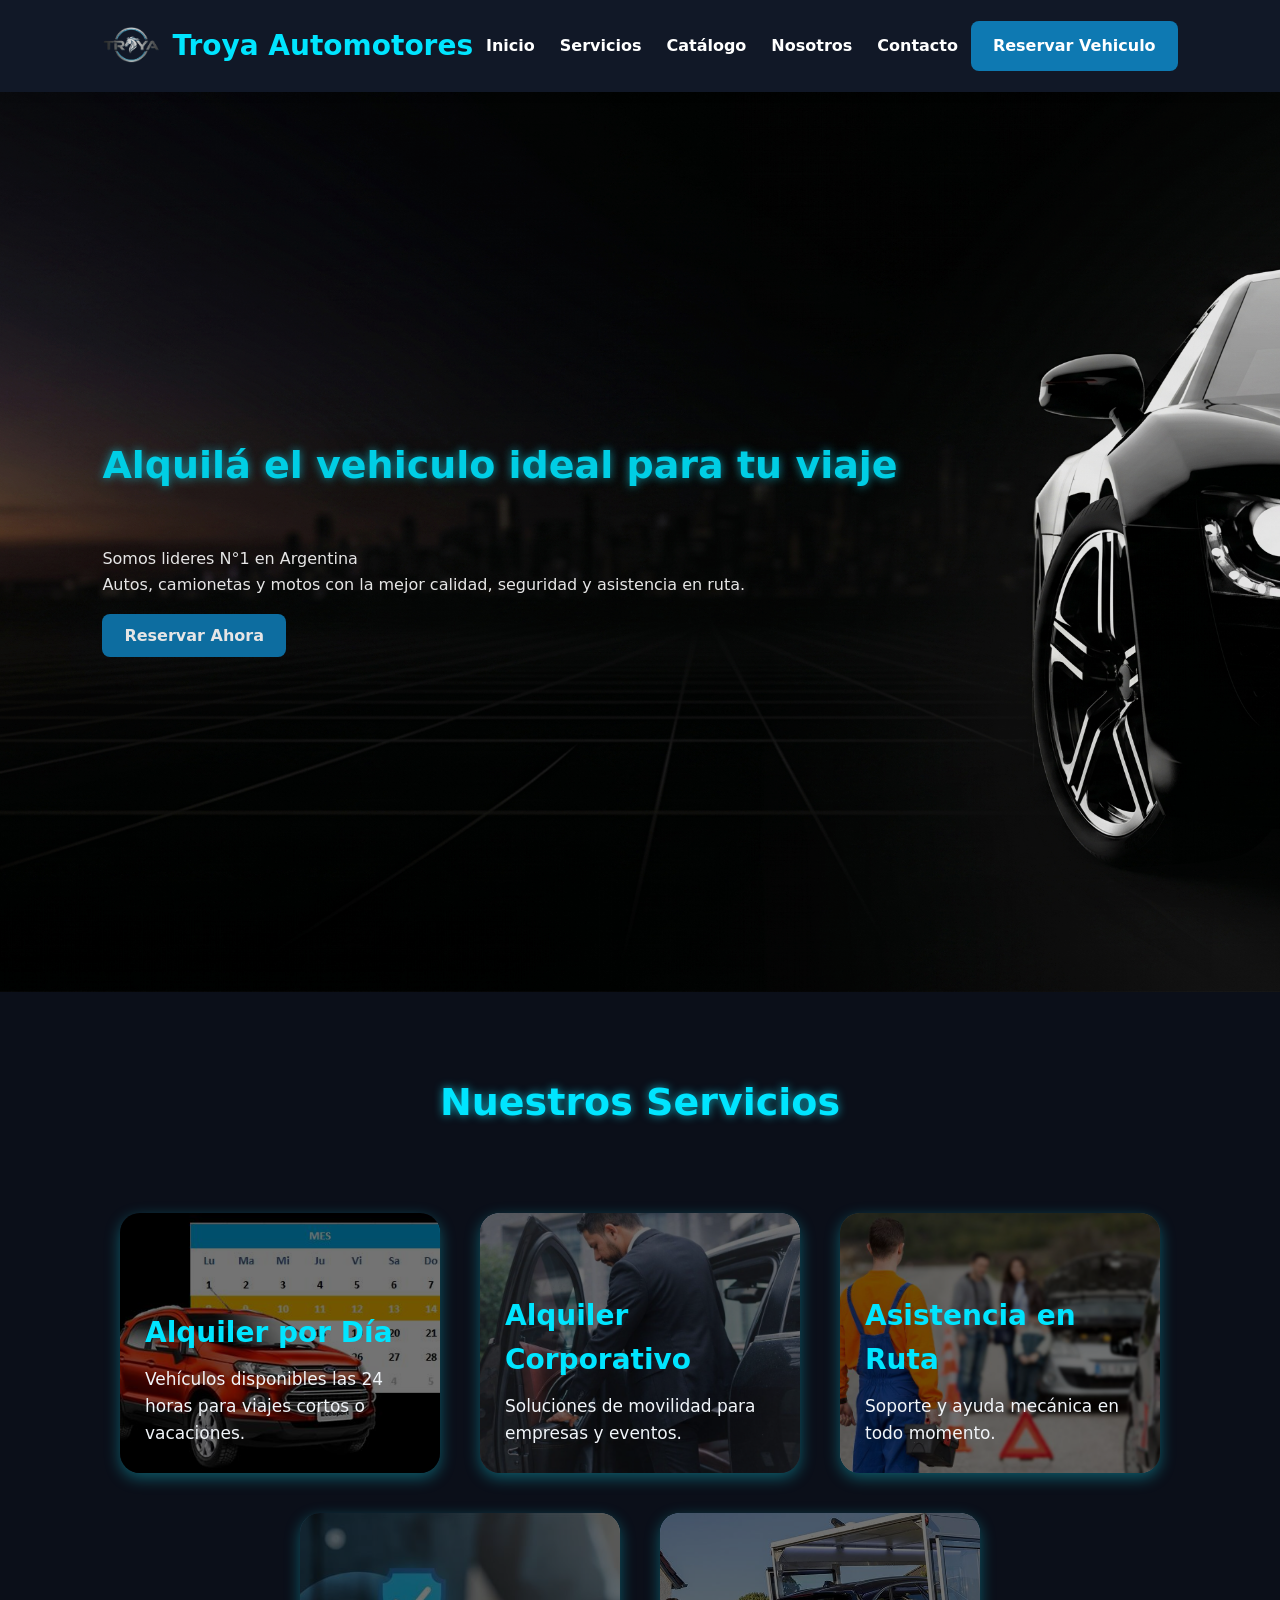
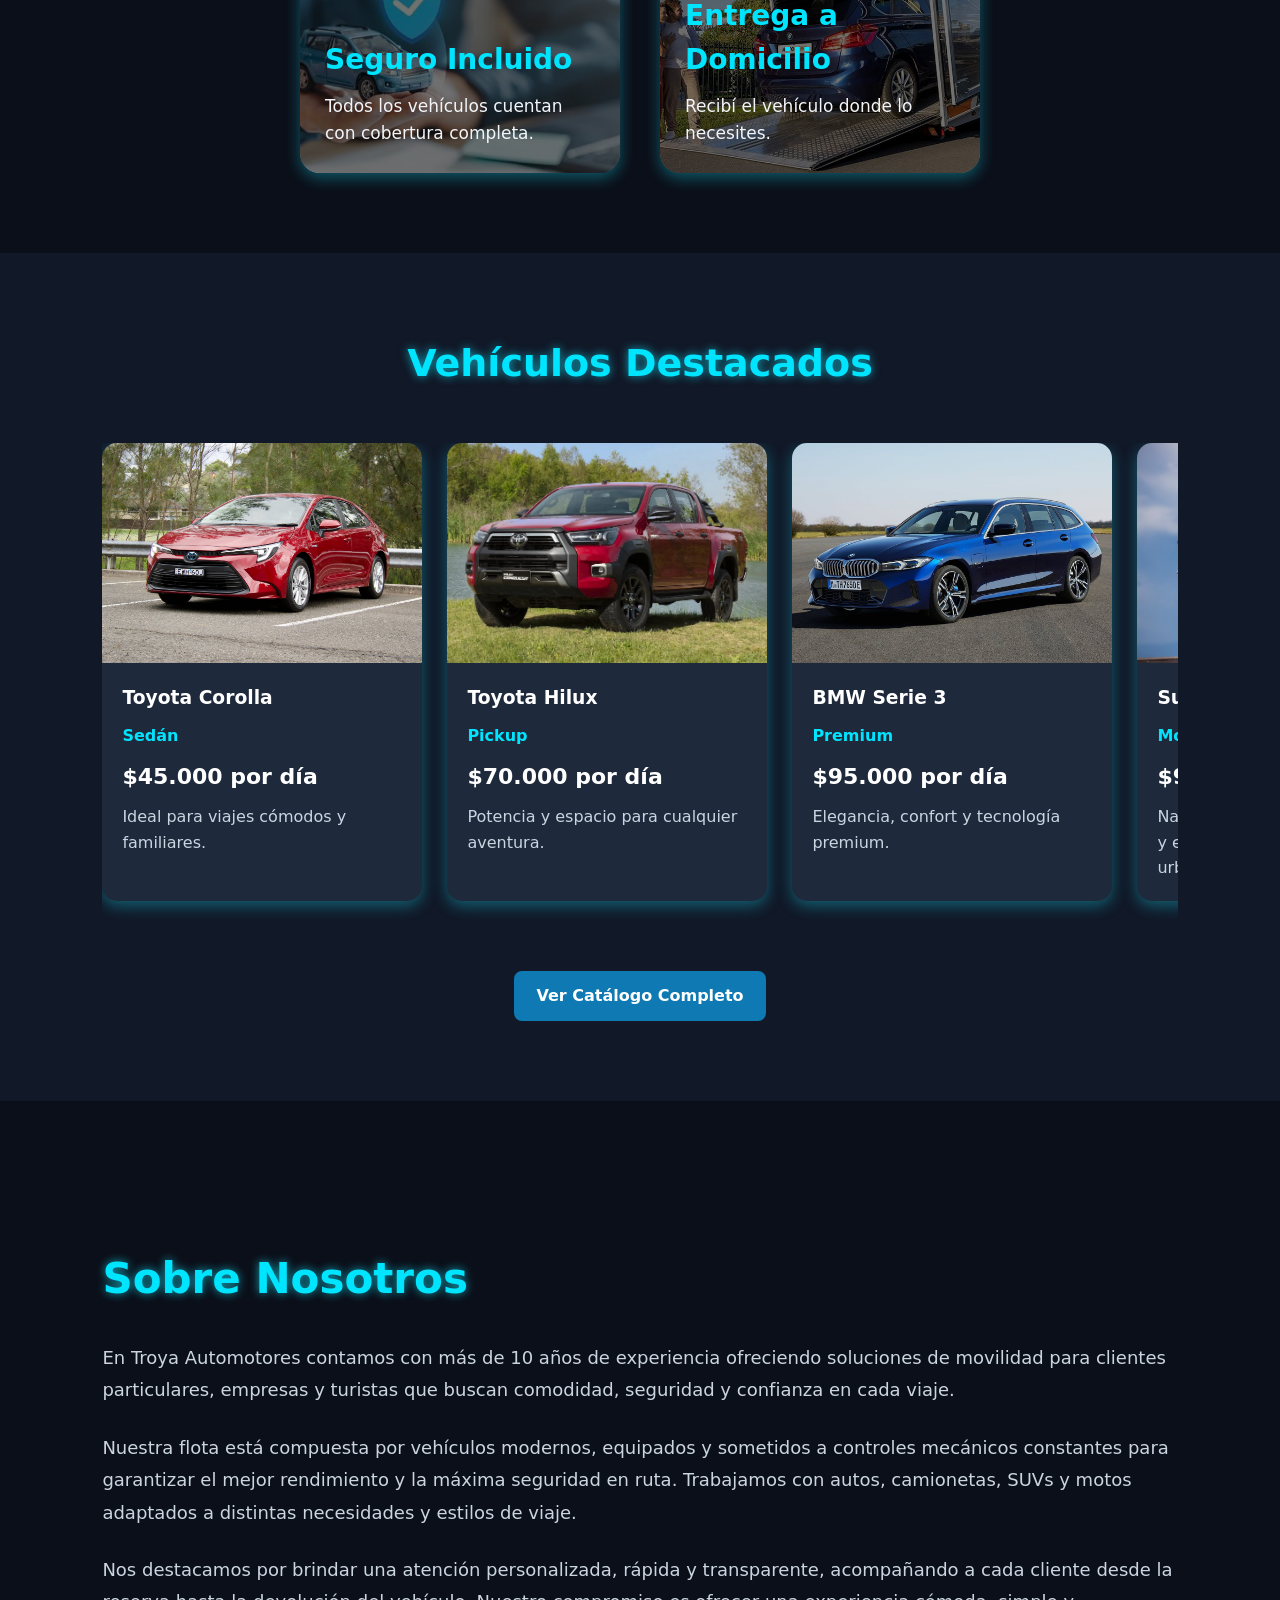
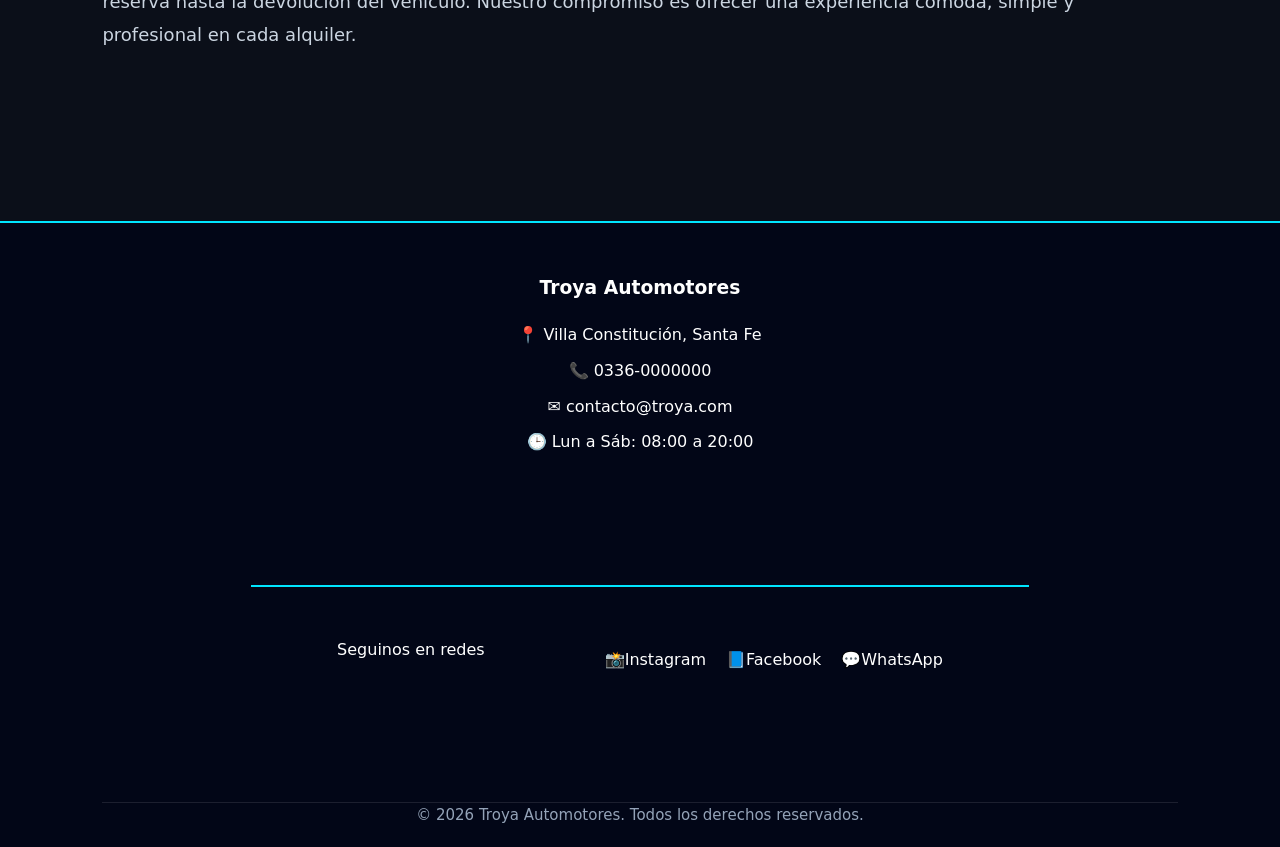
<file: index.html>
<!doctype html>
<html lang="es">

<head>
  <meta charset="UTF-8" />
  <meta name="viewport" content="width=device-width, initial-scale=1.0" />
  <title>Troya Automotores</title>
  <link rel="stylesheet" href="css/styles.css" />
  <link rel="stylesheet" href="css/cards.css" />
  <link rel="stylesheet" href="css/responsive.css" />
  <link rel="shortcut icon" href="img/LOGO_troya.png" type="image/x-icon" />
</head>

<body>
  <header>
    <div class="logo">
      <img src="img/LOGO_troya.png" alt="Troya Automotores" />
      <h1>Troya Automotores</h1>
    </div>

    <nav>
      <ul>
        <li><a href="/index.html">Inicio</a></li>
        <li><a href="#servicios">Servicios</a></li>
        <li><a href="/catalogo.html">Catálogo</a></li>
        <li><a href="#nosotros">Nosotros</a></li>
        <li><a href="#contacto">Contacto</a></li>
      </ul>
    </nav>

    <a href="reserva.html" class="btn">Reservar Vehiculo</a>
  </header>

  <main>
    <section class="hero" id="inicio">
      <div class="overlay"></div>
      <div class="hero-text">
        <h2>Alquilá el vehiculo ideal para tu viaje</h2>

        <p>Somos lideres N°1 en Argentina</p>
        <p>
          Autos, camionetas y motos con la mejor calidad, seguridad y
          asistencia en ruta.
        </p>
        <br />
        <a href="reserva.html" class="btn"> Reservar Ahora </a>
      </div>
      <div class="hero-image"></div>
    </section>

    <section class="servicios" id="servicios">
      <h2>Nuestros Servicios</h2>

      <div class="cards-container">
        <article class="card">
          <img src="/img/Alquilerdia.jpeg" alt="Alquiler por día" />

          <h3>Alquiler por Día</h3>

          <p>
            Vehículos disponibles las 24 horas para viajes cortos o
            vacaciones.
          </p>
        </article>

        <article class="card">
          <img src="img/corporativo.jpeg" alt="Alquiler corporativo" />

          <h3>Alquiler Corporativo</h3>

          <p>Soluciones de movilidad para empresas y eventos.</p>
        </article>

        <article class="card">
          <img src="img/servicios.jpeg" alt="Asistencia en ruta" />

          <h3>Asistencia en Ruta</h3>

          <p>Soporte y ayuda mecánica en todo momento.</p>
        </article>

        <article class="card">
          <img src="img/seguros.jpeg" alt="Seguro incluido" />

          <h3>Seguro Incluido</h3>

          <p>Todos los vehículos cuentan con cobertura completa.</p>
        </article>

        <article class="card">
          <img src="img/entrega.jpeg" alt="Entrega a domicilio" />

          <h3>Entrega a Domicilio</h3>

          <p>Recibí el vehículo donde lo necesites.</p>
        </article>
      </div>
    </section>
    <section class="destacados">
      <h2>Vehículos Destacados</h2>

      <div class="mini-carrusel">
        <article class="vehiculo-card">
          <img src="img/TOYOTA_COROLLA.jpeg" alt="Toyota Corolla" />

          <h3>Toyota Corolla</h3>

          <p class="tipo">Sedán</p>

          <p class="precio">$45.000 por día</p>

          <p class="descripcion">Ideal para viajes cómodos y familiares.</p>
        </article>

        <article class="vehiculo-card">
          <img src="img/HILUX.jpeg" alt="Toyota Hilux" />

          <h3>Toyota Hilux</h3>

          <p class="tipo">Pickup</p>

          <p class="precio">$70.000 por día</p>

          <p class="descripcion">
            Potencia y espacio para cualquier aventura.
          </p>
        </article>

        <article class="vehiculo-card">
          <img src="img/BMW_SERIES3.jpeg" alt="BMW Serie 3" />

          <h3>BMW Serie 3</h3>

          <p class="tipo">Premium</p>

          <p class="precio">$95.000 por día</p>

          <p class="descripcion">Elegancia, confort y tecnología premium.</p>
        </article>


        <article class="vehiculo-card">
          <img src="/img/SUZUKI_GSX.jpg" alt="SUZUKI GSX-8S" />

          <h3>Suzuki GSX-8S</h3>

          <p class="tipo">Moto</p>

          <p class="precio">$98.000 por día</p>

          <p class="descripcion">
            Naked moderna con gran potencia y excelente maniobrabilidad urbana.
          </p>
        </article>

        <article class="vehiculo-card">
          <img src="img/VW_AMAROK.jpeg" alt="Volkswagen Amarok" />

          <h3>Volkswagen Amarok</h3>

          <p class="tipo">Pickup</p>

          <p class="precio">$75.000 por día</p>

          <p class="descripcion">
            Robustez y comodidad para largos recorridos.
          </p>
        </article>

        <article class="vehiculo-card">
          <img src="img/AUDI_A4.jpg" alt="Audi A4" />

          <h3>Audi A4</h3>

          <p class="tipo">Premium</p>

          <p class="precio">$110.000 por día</p>

          <p class="descripcion">
            Diseño elegante y manejo deportivo de alta gama.
          </p>
        </article>

        <article class="vehiculo-card">
          <img src="img/JEEP_RENEGADE.jpg" alt="Jeep Renegade" />

          <h3>Jeep Renegade</h3>

          <p class="tipo">SUV</p>

          <p class="precio">$82.000 por día</p>

          <p class="descripcion">
            Ideal para ciudad y aventuras fuera del camino.
          </p>
        </article>
      </div>

      <div class="ver-mas">
        <a href="/catalogo.html" class="btn"> Ver Catálogo Completo </a>
      </div>
    </section>

    <section class="nosotros" id="nosotros">
      <div class="nosotros-text">
        <h2>Sobre Nosotros</h2>
        <p>
          En Troya Automotores contamos con más de 10 años de experiencia
          ofreciendo soluciones de movilidad para clientes particulares,
          empresas y turistas que buscan comodidad, seguridad y confianza
          en cada viaje.
        </p>

        <p>
          Nuestra flota está compuesta por vehículos modernos, equipados y
          sometidos a controles mecánicos constantes para garantizar el mejor
          rendimiento y la máxima seguridad en ruta. Trabajamos con autos,
          camionetas, SUVs y motos adaptados a distintas necesidades y estilos
          de viaje.
        </p>

        <p>
          Nos destacamos por brindar una atención personalizada, rápida y
          transparente, acompañando a cada cliente desde la reserva hasta la
          devolución del vehículo. Nuestro compromiso es ofrecer una experiencia
          cómoda, simple y profesional en cada alquiler.
        </p>
      </div>
    </section>

    <footer id="contacto">

      <div class="footer-info">

        <h3>Troya Automotores</h3>

        <p>📍 Villa Constitución, Santa Fe</p>

        <p>📞 0336-0000000</p>

        <p>✉ contacto@troya.com</p>

        <p>🕒 Lun a Sáb: 08:00 a 20:00</p>

      </div>

      <footer class="footer">
        <p>Seguinos en redes</p>

        <div class="redes">
          <a href="https://www.instagram.com/troya.automotores/">📸Instagram</a>
          <a href="https://facebook.com/Troyaautomotores">📘Facebook</a>
          <a href="https://wa.me/549336400000">💬WhatsApp</a>
        </div>
      </footer>

      <div class="footer-copy">
        <p>
          © 2026 Troya Automotores. Todos los derechos reservados.
        </p>
      </div>

    </footer>
  </main>
</body>

</html>
</file>
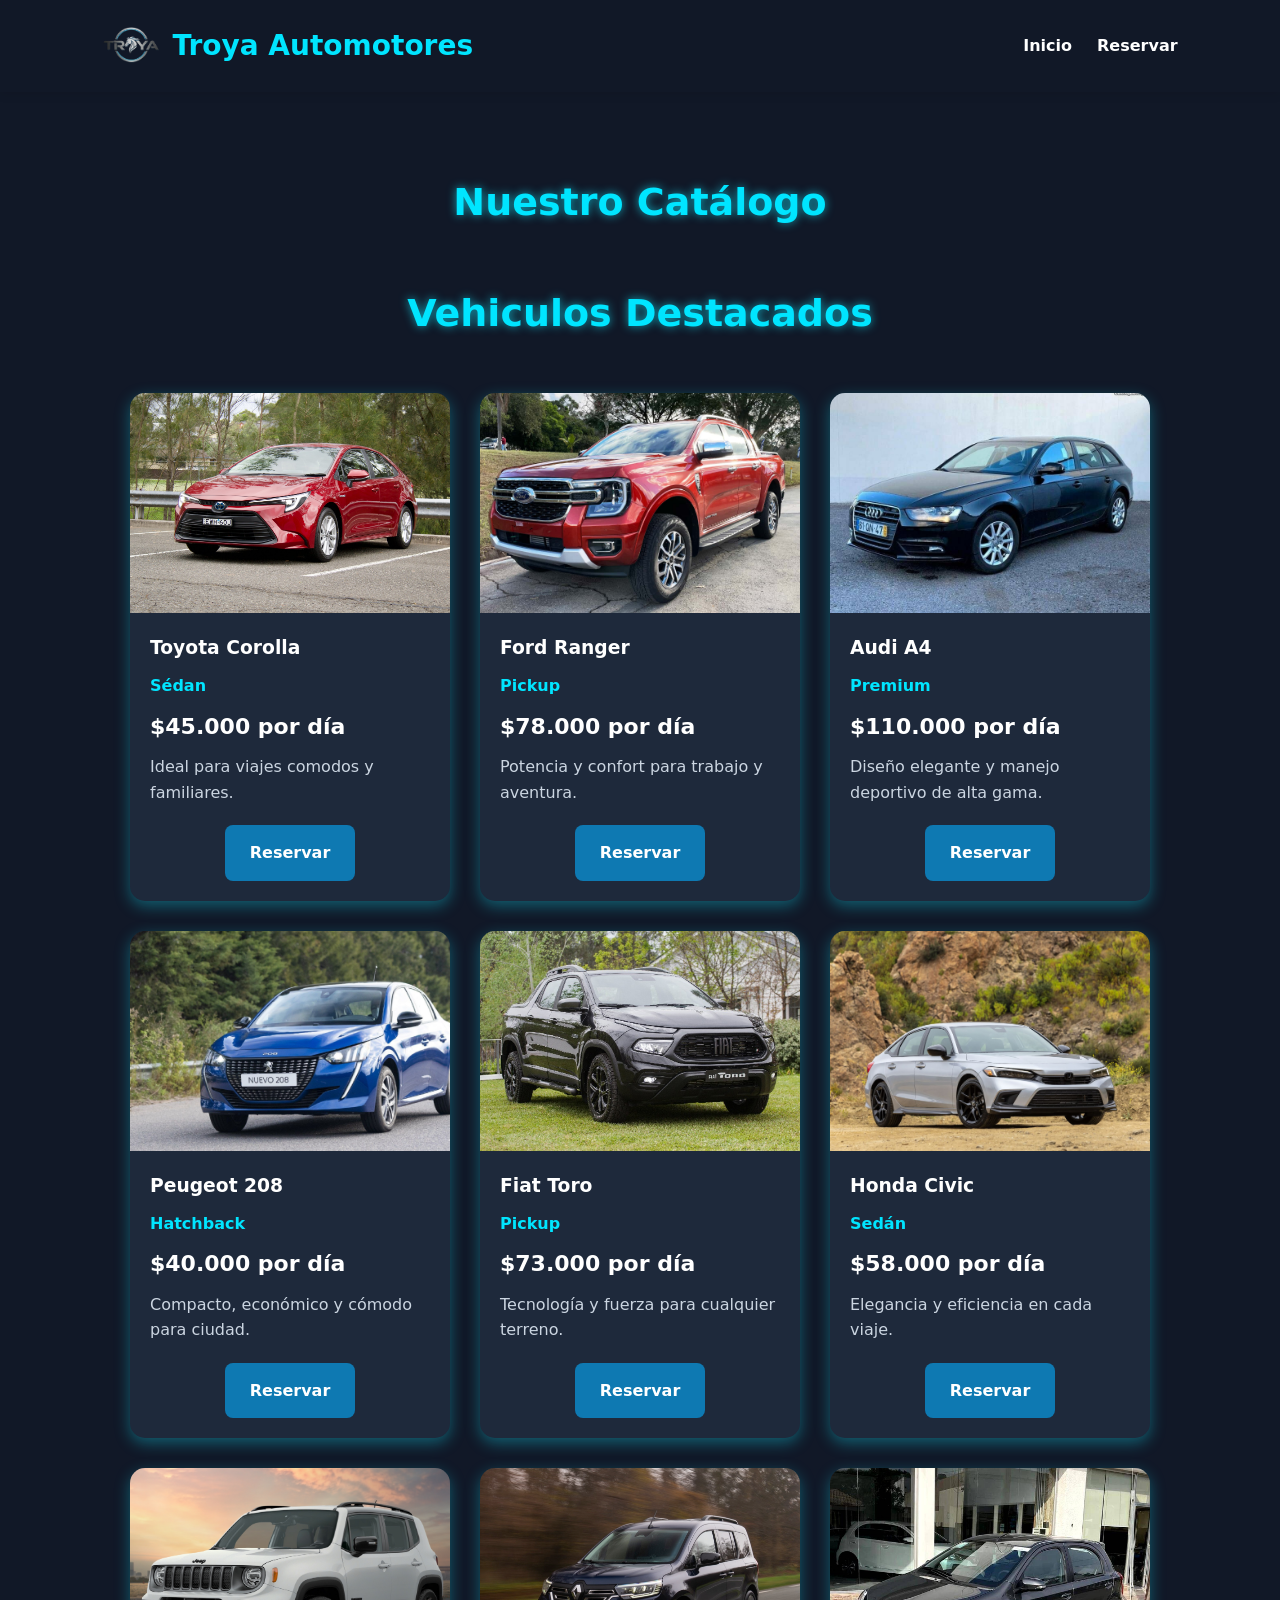
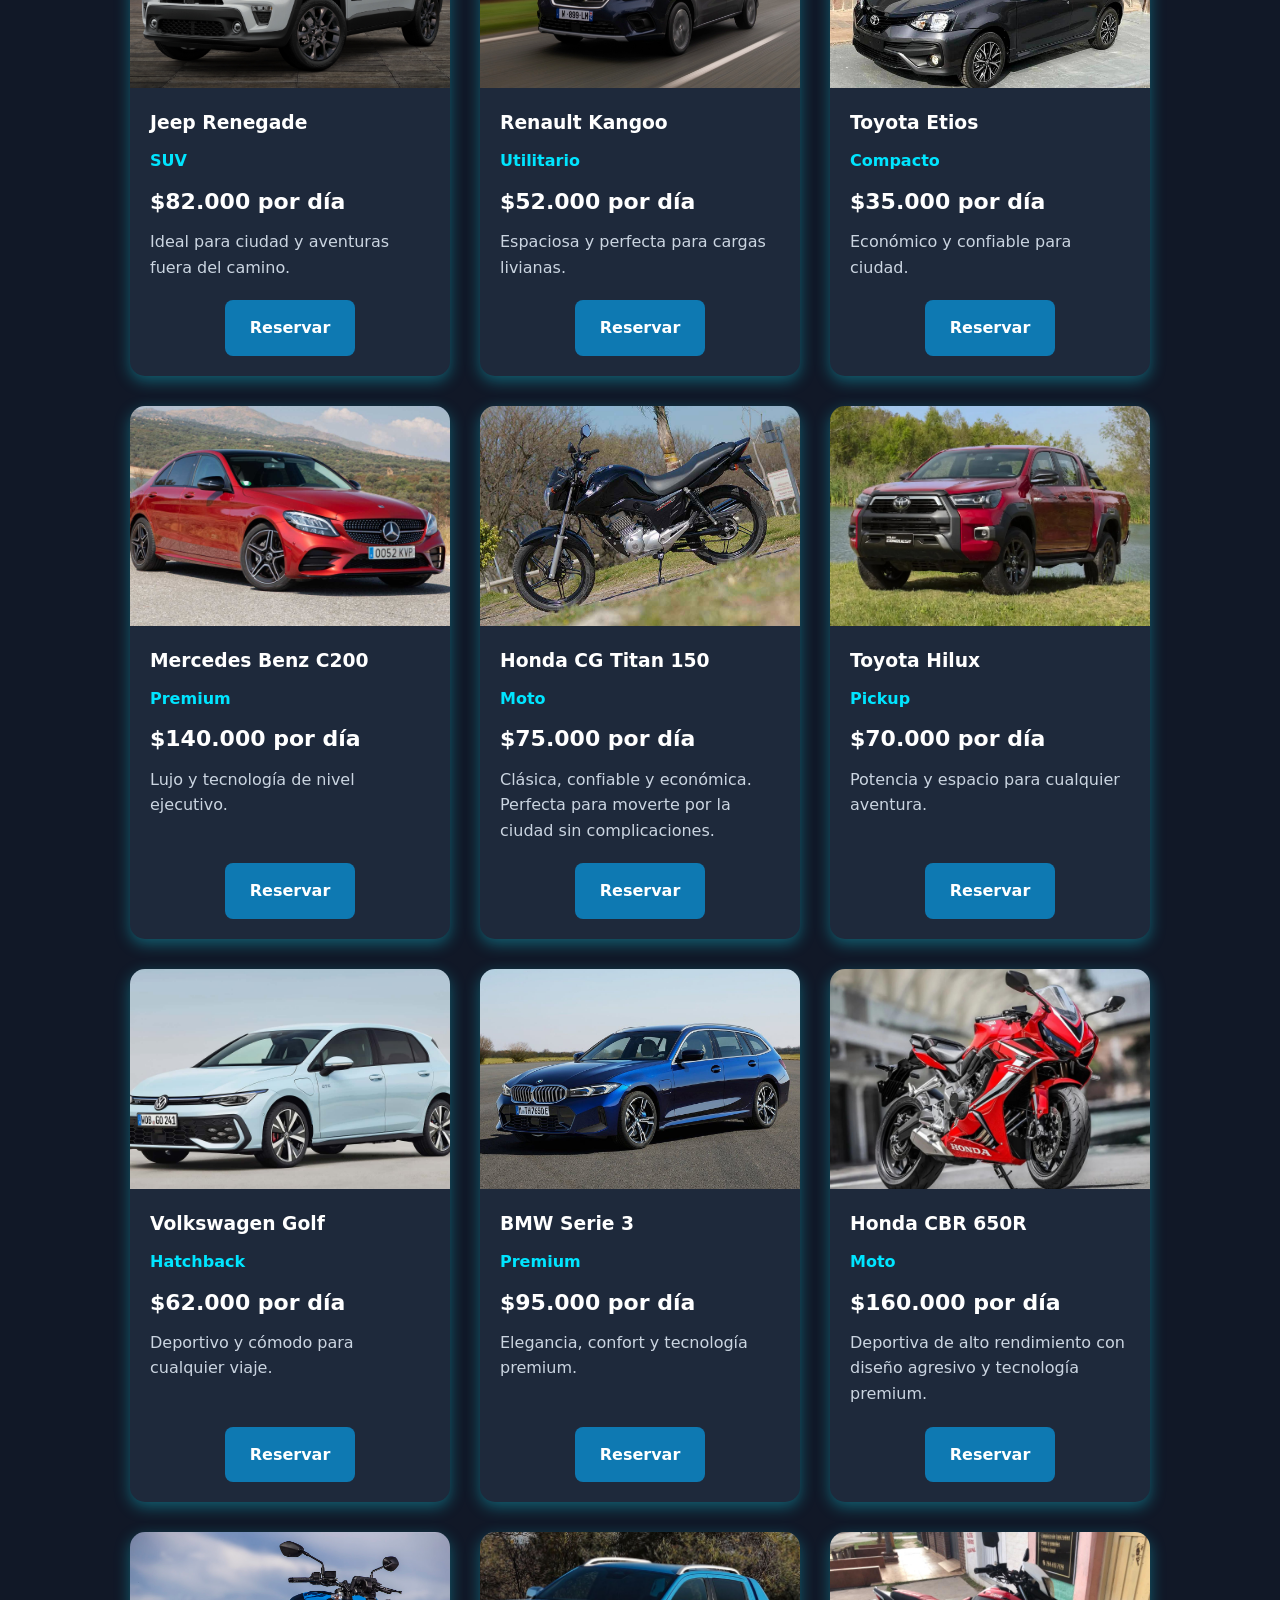
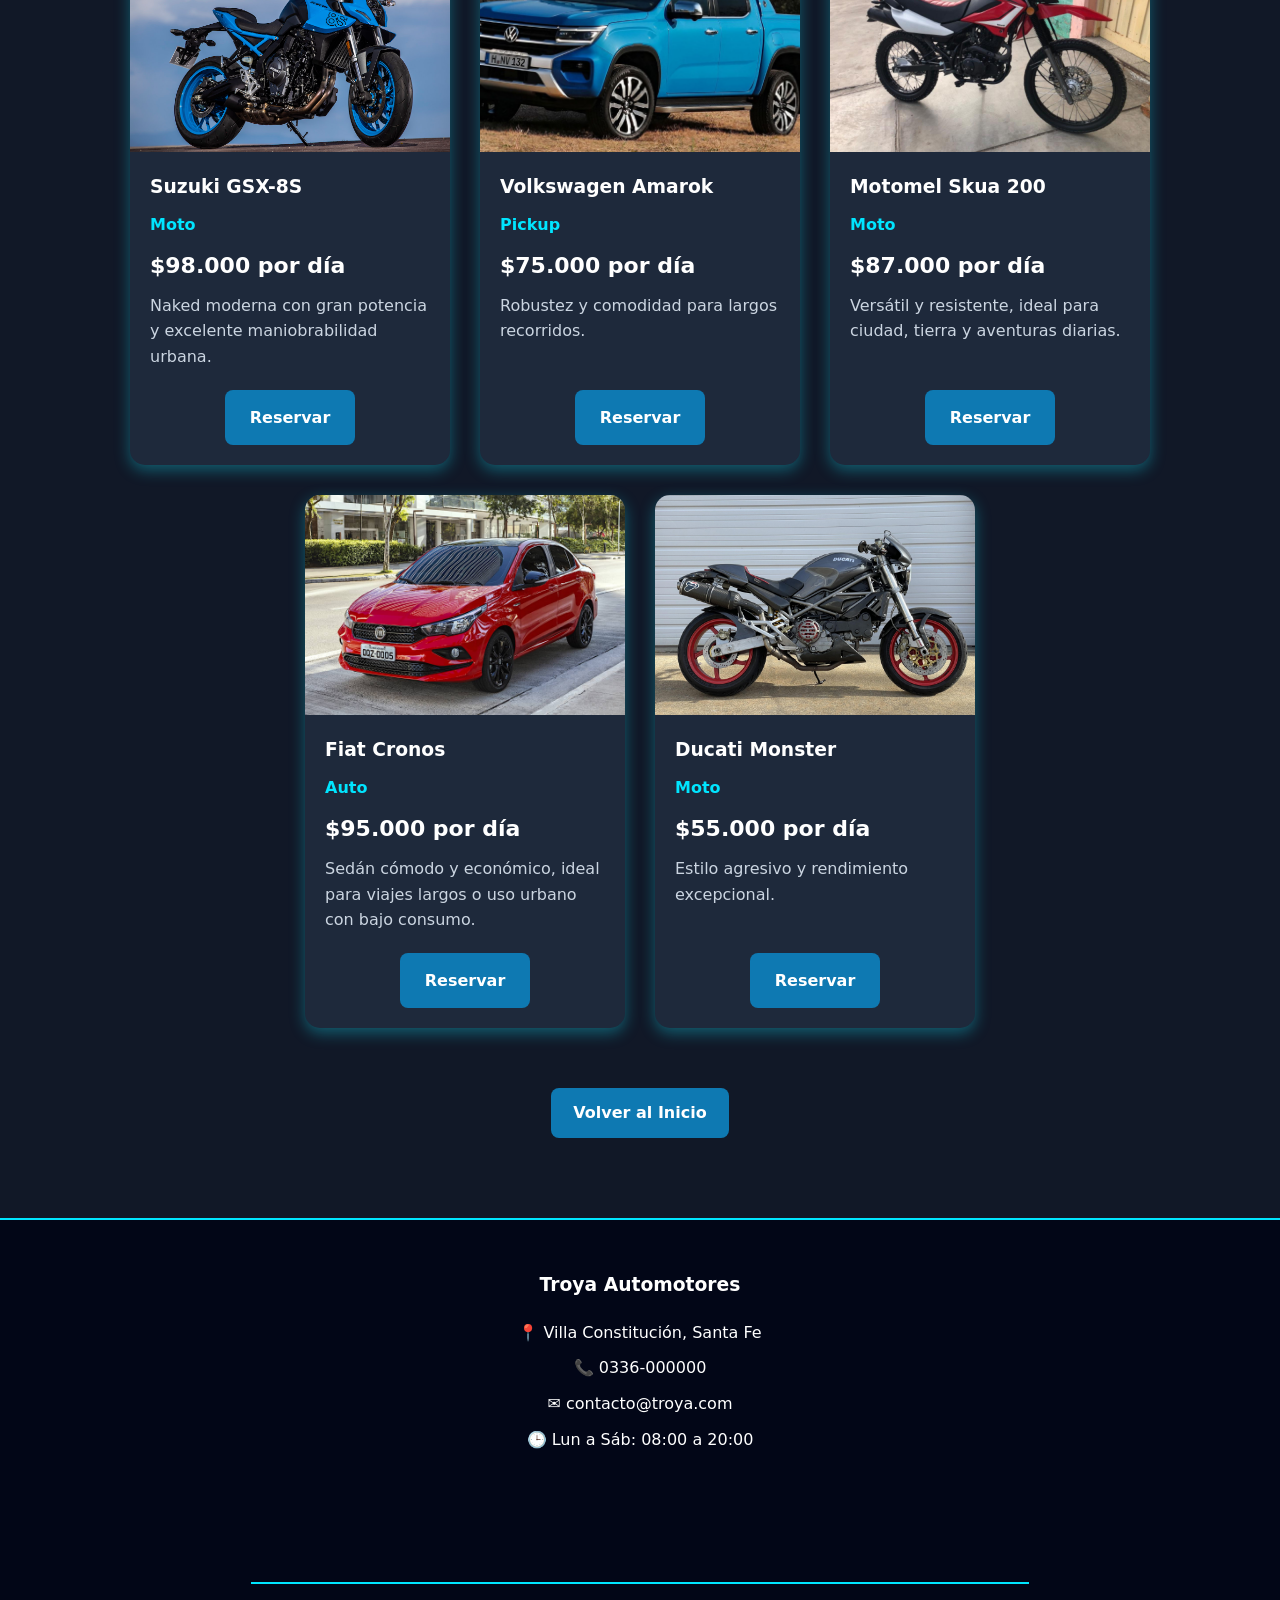
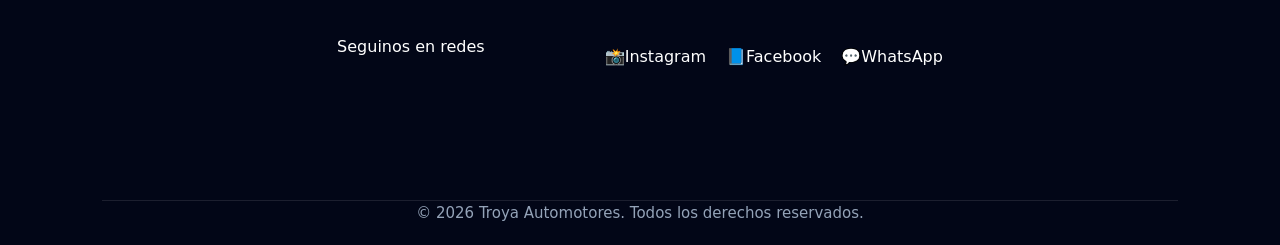
<file: catalogo.html>
<!doctype html>
<html lang="es">

<head>
    <meta charset="UTF-8" />

    <meta name="viewport" content="width=device-width, initial-scale=1.0" />

    <title>Catálogo | Troya Automotores</title>

    <link rel="stylesheet" href="css/styles.css" />

    <link rel="stylesheet" href="css/cards.css" />

    <link rel="stylesheet" href="css/responsive.css" />
    <link rel="shortcut icon" href="/img/LOGO_troya.png" type="image/x-icon" />
</head>

<body>
    <header>
        <a href="index.html" class="logo">
            <img src="img/LOGO_troya.png" alt="Logo" />

            <h1>Troya Automotores</h1>
        </a>

        <nav>
            <ul>
                <li><a href="index.html">Inicio</a></li>

                <li><a href="reserva.html">Reservar</a></li>
            </ul>
        </nav>
    </header>

    <main>
        <section class="vehiculos" id="vehiculos">
            <h2>Nuestro Catálogo</h2>
            <h2>Vehiculos Destacados</h2>
            <div class="vehiculos-container">
                <article class="vehiculo-card">
                    <img src="/img/TOYOTA_COROLLA.jpeg" alt="Toyota Corolla" />
                    <h3>Toyota Corolla</h3>
                    <p class="tipo">Sédan</p>
                    <p class="precio">$45.000 por día</p>
                    <p class="descripcion">Ideal para viajes comodos y familiares.</p>
                    <a href="reserva.html" class="btn">
                        Reservar
                    </a>
                </article>

                <article class="vehiculo-card">
                    <img src="img/FORD_RANGER.jpg" alt="Ford Ranger" />

                    <h3>Ford Ranger</h3>

                    <p class="tipo">Pickup</p>

                    <p class="precio">$78.000 por día</p>

                    <p class="descripcion">
                        Potencia y confort para trabajo y aventura.
                    </p>
                    <a href="reserva.html" class="btn">
                        Reservar
                    </a>
                </article>

                <article class="vehiculo-card">
                    <img src="img/AUDI_A4.jpg" alt="Audi A4" />

                    <h3>Audi A4</h3>

                    <p class="tipo">Premium</p>

                    <p class="precio">$110.000 por día</p>

                    <p class="descripcion">
                        Diseño elegante y manejo deportivo de alta gama.
                    </p>
                    <a href="reserva.html" class="btn">
                        Reservar
                    </a>
                </article>

                <article class="vehiculo-card">
                    <img src="/img/PEUGEOT_208.jpg" alt="Peugeot 208" />

                    <h3>Peugeot 208</h3>

                    <p class="tipo">Hatchback</p>

                    <p class="precio">$40.000 por día</p>

                    <p class="descripcion">
                        Compacto, económico y cómodo para ciudad.
                    </p>
                    <a href="reserva.html" class="btn">
                        Reservar
                    </a>
                </article>

                <article class="vehiculo-card">
                    <img src="/img/FIAT_TORO.jpg" alt="Fiat Toro" />

                    <h3>Fiat Toro</h3>

                    <p class="tipo">Pickup</p>

                    <p class="precio">$73.000 por día</p>

                    <p class="descripcion">
                        Tecnología y fuerza para cualquier terreno.
                    </p>
                    <a href="reserva.html" class="btn">
                        Reservar
                    </a>
                </article>

                <article class="vehiculo-card">
                    <img src="/img/HONDA_CIVIC.jpg" alt="Honda Civic" />

                    <h3>Honda Civic</h3>

                    <p class="tipo">Sedán</p>

                    <p class="precio">$58.000 por día</p>

                    <p class="descripcion">
                        Elegancia y eficiencia en cada viaje.
                    </p>
                    <a href="reserva.html" class="btn">
                        Reservar
                    </a>
                </article>

                <article class="vehiculo-card">
                    <img src="img/JEEP_RENEGADE.jpg" alt="Jeep Renegade" />

                    <h3>Jeep Renegade</h3>

                    <p class="tipo">SUV</p>

                    <p class="precio">$82.000 por día</p>

                    <p class="descripcion">
                        Ideal para ciudad y aventuras fuera del camino.
                    </p>
                    <a href="reserva.html" class="btn">
                        Reservar
                    </a>
                </article>

                <article class="vehiculo-card">
                    <img src="/img/RENAULT_KANGOO.jpg" alt="Renault Kangoo" />

                    <h3>Renault Kangoo</h3>

                    <p class="tipo">Utilitario</p>

                    <p class="precio">$52.000 por día</p>

                    <p class="descripcion">
                        Espaciosa y perfecta para cargas livianas.
                    </p>
                    <a href="reserva.html" class="btn">
                        Reservar
                    </a>
                </article>

                <article class="vehiculo-card">
                    <img src="img/TOYOTA_ETIOS.jpg" alt="Toyota Etios" />

                    <h3>Toyota Etios</h3>

                    <p class="tipo">Compacto</p>

                    <p class="precio">$35.000 por día</p>

                    <p class="descripcion">
                        Económico y confiable para ciudad.
                    </p>
                    <a href="reserva.html" class="btn">
                        Reservar
                    </a>
                </article>

                <article class="vehiculo-card">
                    <img src="/img/MERCEDES_C200.jpg" alt="Mercedes Benz C200" />

                    <h3>Mercedes Benz C200</h3>

                    <p class="tipo">Premium</p>

                    <p class="precio">$140.000 por día</p>

                    <p class="descripcion">
                        Lujo y tecnología de nivel ejecutivo.
                    </p>
                    <a href="reserva.html" class="btn">
                        Reservar
                    </a>
                </article>
                <article class="vehiculo-card">
                    <img src="img/CG_TITAN.jpg" alt="Honda CG Titan 150" />

                    <h3>Honda CG Titan 150</h3>

                    <p class="tipo">Moto</p>

                    <p class="precio">$75.000 por día</p>

                    <p class="descripcion">
                        Clásica, confiable y económica. Perfecta para moverte por la ciudad sin complicaciones.
                    </p>

                    <a href="reserva.html" class="btn">
                        Reservar
                    </a>
                </article>

                <article class="vehiculo-card">
                    <img src="img/HILUX.jpeg" alt="Toyota Hilux" />

                    <h3>Toyota Hilux</h3>

                    <p class="tipo">Pickup</p>

                    <p class="precio">$70.000 por día</p>

                    <p class="descripcion">
                        Potencia y espacio para cualquier aventura.
                    </p>
                    <a href="reserva.html" class="btn">
                        Reservar
                    </a>
                </article>

                <article class="vehiculo-card">
                    <img src="/img/VW_GOLF.jpg" alt="Volkswagen Golf" />

                    <h3>Volkswagen Golf</h3>

                    <p class="tipo">Hatchback</p>

                    <p class="precio">$62.000 por día</p>

                    <p class="descripcion">
                        Deportivo y cómodo para cualquier viaje.
                    </p>
                    <a href="reserva.html" class="btn">
                        Reservar
                    </a>
                </article>

                <article class="vehiculo-card">
                    <img src="img/BMW_SERIES3.jpeg" alt="BMW Serie 3" />

                    <h3>BMW Serie 3</h3>

                    <p class="tipo">Premium</p>

                    <p class="precio">$95.000 por día</p>

                    <p class="descripcion">Elegancia, confort y tecnología premium.</p>
                    <a href="reserva.html" class="btn">
                        Reservar
                    </a>
                </article>

                <article class="vehiculo-card">
                    <img src="/img/CBR.jpg" alt="Honda CBR 650R" />

                    <h3>Honda CBR 650R</h3>

                    <p class="tipo">Moto</p>

                    <p class="precio">$160.000 por día</p>

                    <p class="descripcion">
                        Deportiva de alto rendimiento con diseño agresivo y tecnología premium.
                    </p>
                    <a href="reserva.html" class="btn">
                        Reservar
                    </a>
                </article>

                <article class="vehiculo-card">
                    <img src="/img/SUZUKI_GSX.jpg" alt="SUZUKI GSX-8S" />

                    <h3>Suzuki GSX-8S</h3>

                    <p class="tipo">Moto</p>

                    <p class="precio">$98.000 por día</p>

                    <p class="descripcion">
                        Naked moderna con gran potencia y excelente maniobrabilidad urbana.
                    </p>
                    <a href="reserva.html" class="btn">
                        Reservar
                    </a>
                </article>
                <article class="vehiculo-card">
                    <img src="img/VW_AMAROK.jpeg" alt="Volkswagen Amarok" />

                    <h3>Volkswagen Amarok</h3>

                    <p class="tipo">Pickup</p>

                    <p class="precio">$75.000 por día</p>

                    <p class="descripcion">
                        Robustez y comodidad para largos recorridos.
                    </p>
                    <a href="reserva.html" class="btn">
                        Reservar
                    </a>
                </article>

                <article class="vehiculo-card">
                    <img src="/img/SKUA.jpg" alt="Motomel Skua" />

                    <h3>Motomel Skua 200</h3>

                    <p class="tipo">Moto</p>

                    <p class="precio">$87.000 por día</p>

                    <p class="descripcion">
                        Versátil y resistente, ideal para ciudad, tierra y aventuras diarias.
                    </p>
                    <a href="reserva.html" class="btn">
                        Reservar
                    </a>
                </article>

                <article class="vehiculo-card">
                    <img src="/img/CRONOS.jpg" alt="Fiat Cronos" />

                    <h3>Fiat Cronos</h3>

                    <p class="tipo">Auto</p>

                    <p class="precio">$95.000 por día</p>

                    <p class="descripcion">
                        Sedán cómodo y económico, ideal para viajes largos o uso urbano con bajo consumo.
                    </p>

                    <a href="reserva.html" class="btn">Reservar</a>
                </article>

                <article class="vehiculo-card">
                    <img src="/img/DUCATI_MONSTER.jpeg" alt="Ducati Monster" />

                    <h3>Ducati Monster</h3>

                    <p class="tipo">Moto</p>

                    <p class="precio">$55.000 por día</p>

                    <p class="descripcion">
                        Estilo agresivo y rendimiento excepcional.
                    </p>
                    <a href="reserva.html" class="btn">
                        Reservar
                    </a>
                </article>
            </div>
            <div class="volver-inicio">

                <a href="index.html" class="btn">
                    Volver al Inicio
                </a>

            </div>
        </section>

        </section>
    </main>
    <footer>

        <div class="footer-info">

            <h3>Troya Automotores</h3>

            <p>📍 Villa Constitución, Santa Fe</p>

            <p>📞 0336-000000</p>

            <p>✉ contacto@troya.com</p>

            <p>🕒 Lun a Sáb: 08:00 a 20:00</p>

        </div>

        <footer class="footer">
            <p>Seguinos en redes</p>

            <div class="redes">
                <a href="https://www.instagram.com/troya.automotores/">📸Instagram</a>
                <a href="https://facebook.com/Troyaautomotores">📘Facebook</a>
                <a href="https://wa.me/549336400000">💬WhatsApp</a>
            </div>
        </footer>

        <div class="footer-copy">
            <p>
                © 2026 Troya Automotores. Todos los derechos reservados.
            </p>
        </div>

    </footer>
</body>

</html>
</file>
<file: css/styles.css>
/* RESET */
* {
  margin: 0;
  padding: 0;
  box-sizing: border-box;
}

html {
  scroll-behavior: smooth;
}

/* GENERALES */
body {
  font-family:
    system-ui,
    -apple-system,
    BlinkMacSystemFont,
    "Segoe UI",
    Roboto,
    Oxygen,
    Ubuntu,
    Cantarell,
    "Open Sans",
    "Helvetica Neue",
    sans-serif;

  background-color: #0b0f19;

  color: white;

  line-height: 1.6;
}

img {
  width: 100%;
  display: block;
}

a {
  text-decoration: none;
}

ul {
  list-style: none;
}

/* BOTONES */
.btn {
  background-color: #0e79b2;

  color: white;

  padding: 12px 22px;

  border-radius: 8px;

  font-weight: bold;

  transition: 0.3s;
}

.btn:hover {
  background-color: #084298;
}

/* HEADER */
header {
  background-color: #111827;

  display: flex;

  justify-content: space-between;

  align-items: center;

  padding: 20px 8%;

  box-shadow: 0 2px 10px rgba(0, 0, 0, 0.1);

  position: sticky;

  top: 0;

  z-index: 100;
}
header .btn {
  width: fit-content;
}

.logo {
  display: flex;

  align-items: center;

  gap: 10px;
}

.logo img {
  width: 60px;
}

.logo h1 {
  color: #00e5ff;

  font-size: 28px;
}

nav ul {
  display: flex;

  gap: 25px;
}

nav a {
  color: white;

  font-weight: 600;

  position: relative;

  transition: 0.3s;
}

nav a::after {
  content: "";

  position: absolute;

  left: 0;
  bottom: -6px;

  width: 0%;
  height: 2px;

  background-color: #00e5ff;

  transition: 0.3s;
}

nav a:hover::after {
  width: 100%;
}

nav a:hover {
  color: #00e5ff;
}

/* HERO */
.hero {
  min-height: 100vh;

  background-image: url(/img/INICIO.png);

  background-size: cover;

  background-position: center;

  position: relative;

  display: flex;

  align-items: center;

  justify-content: flex-start;

  text-align: left;

  padding: 0 8%;
}

.overlay {
  position: absolute;

  width: 100%;
  height: 100%;

  background-color: rgba(0, 0, 0, 0.1);

  top: 0;
  left: 0;

  pointer-events: none;
}

.hero-content {
  position: relative;

  z-index: 2;

  max-width: 700px;

  display: flex;

  flex-direction: column;

  align-items: flex-start;

  gap: 20px;

  transform: translateY(20px);
}

.hero-content h2 {
  font-size: 64px;

  line-height: 1.1;

  color: #00f0ff;

  text-shadow:
    0 0 10px rgba(0, 229, 255, 0.8),
    0 0 20px rgba(0, 229, 255, 0.7),
    0 0 40px rgba(0, 229, 255, 0.5);
}

.hero-content p {
  font-size: 22px;

  max-width: 600px;

  color: #f1f5f9;

  line-height: 1.7;
}

.hero-content .btn {
  margin-top: 10px;
}
/* HERO RESERVA */
.hero-reserva {
  min-height: 60vh;

  background-image: url(/img/BANNER.png);

  background-size: cover;

  background-position: center;

  position: relative;

  display: flex;

  align-items: center;

  justify-content: center;

  text-align: center;

  padding: 0 8%;
}

.hero-reserva-content {
  position: relative;

  z-index: 2;

  max-width: 800px;

  padding: 40px;

  border-radius: 20px;
}

.hero-reserva-content h2 {
  font-size: 60px;

  color: #00e5ff;

  margin-bottom: 20px;

  text-shadow: 0 0 20px rgba(0, 229, 255, 0.8);
}

.hero-reserva-content p {
  font-size: 22px;

  color: #f1f5f9;
}

/* FORMULARIO */
.reserva-section {
  padding: 100px 8%;
}

.form-reserva {
  background-color: #111827;

  padding: 50px;

  border-radius: 20px;

  display: flex;

  flex-direction: column;

  gap: 30px;

  box-shadow: 0 0 25px rgba(0, 229, 255, 0.25);

  max-width: 1000px;

  margin: auto;
}

.form-group {
  display: flex;

  flex-direction: column;

  gap: 10px;
}

.form-group label {
  color: #00e5ff;

  font-weight: bold;
}

.form-group input,
.form-group select,
.form-group textarea {
  padding: 15px;

  border: 2px solid transparent;

  border-radius: 10px;

  background-color: #1e293b;

  color: white;

  font-size: 16px;

  outline: none;

  transition: 0.3s;
}

.form-group input:focus,
.form-group select:focus,
.form-group textarea:focus {
  border-color: #00e5ff;

  box-shadow: 0 0 15px rgba(0, 229, 255, 0.5);
}

.radio-group,
.checkbox-group {
  display: flex;

  flex-wrap: wrap;

  gap: 20px;

  color: white;
}

.form-buttons {
  display: flex;

  justify-content: center;

  gap: 20px;

  flex-wrap: wrap;
}

.limpiar {
  background-color: #ef4444;
}

.limpiar:hover {
  background-color: #dc2626;
}

/* SECCIONES */
section {
  padding: 80px 8%;
}

section h2 {
  text-align: center;

  font-size: 38px;

  margin-bottom: 50px;

  color: #00e5ff;

  text-shadow: 0 0 10px rgba(19, 225, 248, 0.7);
}

/* NOSOTROS */
.nosotros {
  display: flex;

  align-items: center;

  justify-content: space-between;

  gap: 60px;

  min-height: 80vh;

  padding: 100px 8%;
}

.nosotros-text {
  flex: 2;
}

.nosotros-text h2 {
  font-size: 42px;

  text-align: left;

  margin-bottom: 30px;
}

.nosotros-text p {
  font-size: 18px;

  margin-bottom: 25px;

  color: #cbd5e1;

  line-height: 1.8;
}

.nosotros-image {
  flex: 1;
}

.nosotros-image img {
  border-radius: 20px;
}

/* FOOTER */
footer {
  background-color: #020617;

  color: white;

  border-top: 2px solid #00e5ff;

  display: flex;

  justify-content: center;

  align-items: flex-start;

  flex-wrap: wrap;

  gap: 120px;

  padding: 50px 8% 10px;

  text-align: center;
}
.redes {
  display: flex;
  justify-content: center;
  gap: 20px;
  margin-top: 10px;
}

.redes a {
  color: white;
  text-decoration: none;
  font-size: 16px;
  transition: 0.3s;
}

.redes a:hover {
  color: #00ffcc;
}

footer h3 {
  margin-bottom: 20px;
}

footer p {
  margin-bottom: 10px;
}
.footer-copy {
  width: 100%;

  text-align: center;

  border-top: 1px solid rgba(255, 255, 255, 0.1);
}

.footer-copy p {
  color: #94a3b8;

  font-size: 15px;
}
</file>
<file: css/cards.css>
/* SERVICIOS */
.cards-container {
  display: flex;

  justify-content: center;

  flex-wrap: wrap;

  gap: 40px;

  padding-top: 30px;
}

.card {
  background-color: #1e293b;

  width: 320px;

  height: 260px;

  border-radius: 20px;

  overflow: hidden;

  position: relative;

  display: flex;

  flex-direction: column;

  justify-content: flex-end;

  padding: 25px;

  box-shadow: 0 5px 15px rgba(19, 225, 248, 0.35);

  transition: 0.3s;
}

.card:hover {
  transform: translateY(-10px);

  box-shadow: 0 0 25px rgba(19, 225, 248, 0.8);
}

.card img {
  position: absolute;

  top: 0;
  left: 0;

  width: 100%;

  height: 100%;

  object-fit: cover;

  z-index: 1;
}
.card::before {
  content: "";

  position: absolute;

  inset: 0;

  background: rgba(0, 0, 0, 0.55);

  z-index: 2;
}

.card h3,
.card p {
  position: relative;

  z-index: 3;
}

.card h3 {
  color: #00e5ff;

  margin-bottom: 10px;

  font-size: 28px;
}
.card p {
  color: #f1f5f9;

  font-size: 17px;

  line-height: 1.6;
}

/* VEHICULOS */
.vehiculos {
  background-color: #111827;
}

.vehiculos-container {
  display: flex;

  justify-content: center;

  align-items: stretch;

  gap: 30px;

  flex-wrap: wrap;
}

.vehiculo-card {
  background-color: #1e293b;

  width: 320px;

  border-radius: 15px;

  overflow: hidden;

  box-shadow: 0 5px 15px rgba(19, 225, 248, 0.35);

  transition: 0.3s;

  display: flex;

  flex-direction: column;
}

.vehiculo-card:hover {
  transform: translateY(-10px);

  box-shadow: 0 0 25px rgba(19, 225, 248, 0.8);
}

.vehiculo-card img {
  height: 220px;

  object-fit: cover;
}

.vehiculo-card h3 {
  padding: 20px 20px 10px;
}

.vehiculo-card .btn {
  margin-top: auto;

  align-self: center;

  margin-bottom: 20px;

  padding: 15px 25px;
}

.tipo {
  color: #00e5ff;

  font-weight: bold;

  padding: 0 20px;
}

.precio {
  font-size: 22px;

  font-weight: bold;

  padding: 10px 20px;

  color: white;
}

.descripcion {
  padding: 0 20px 20px;

  color: #cbd5e1;
}
.volver-inicio {
  display: flex;

  justify-content: center;

  margin-top: 60px;
}
/* DESTACADOS */
.destacados {
  background-color: #111827;
}

.mini-carrusel {
  display: flex;

  gap: 25px;

  overflow-x: auto;

  padding-bottom: 20px;
}

.mini-carrusel .vehiculo-card {
  min-width: 320px;

  flex-shrink: 0;
}

.ver-mas {
  margin-top: 50px;

  display: flex;

  justify-content: center;
}
</file>
<file: css/responsive.css>
@media (max-width: 1200px) {
  .hero-content h2 {
    font-size: 52px;
  }

  .cards-container,
  .vehiculos-container {
    gap: 30px;
  }
}

@media (max-width: 992px) {
  header {
    flex-direction: column;

    gap: 20px;

    padding: 20px;
  }

  nav ul {
    flex-wrap: wrap;

    justify-content: center;
  }

  .hero {
    justify-content: center;

    text-align: center;

    padding: 100px 30px;
  }

  .hero-content {
    align-items: center;
  }

  .hero-content h2 {
    font-size: 46px;
  }

  .hero-content p {
    font-size: 18px;
  }

  .nosotros {
    flex-direction: column;

    text-align: center;
  }

  .nosotros-text h2 {
    text-align: center;
  }

  footer {
    gap: 50px;
  }
}

@media (max-width: 768px) {
  header {
    padding: 15px 20px;

    gap: 12px;

    position: relative;
  }

  .logo {
    flex-direction: column;

    gap: 5px;
  }

  .logo img {
    width: 45px;
  }

  .logo h1 {
    font-size: 26px;
  }

  nav ul {
    flex-direction: column;

    gap: 10px;
  }

  nav a {
    font-size: 17px;
  }

  header .btn {
    width: auto;

    padding: 10px 18px;

    font-size: 15px;
  }

  .hero {
    min-height: 50vh;

    background-position: left 10%;
  }

  .hero-content h2 {
    font-size: 34px;
  }

  .hero-content p {
    font-size: 16px;
  }

  section {
    padding: 60px 20px;
  }

  .card {
    width: 100%;
    max-width: 350px;

    height: 300px;
  }
}

@media (max-width: 480px) {
  header {
    padding: 15px;
  }

  .hero-content h2 {
    font-size: 30px;
  }

  .hero-content p {
    font-size: 15px;
  }

  section h2 {
    font-size: 26px;
  }

  .card {
    height: 320px;
  }

  .vehiculo-card img {
    height: 200px;
  }

  footer {
    padding: 40px 20px;
  }
}

@media (max-width: 300px) {
  body {
    overflow-x: hidden;
  }

  .hero-content h2 {
    font-size: 24px;
  }

  .hero-content p {
    font-size: 14px;
  }

  .logo h1 {
    font-size: 18px;
  }

  nav ul {
    gap: 12px;
  }

  .btn {
    padding: 10px;
    font-size: 14px;
  }
}
</file>
